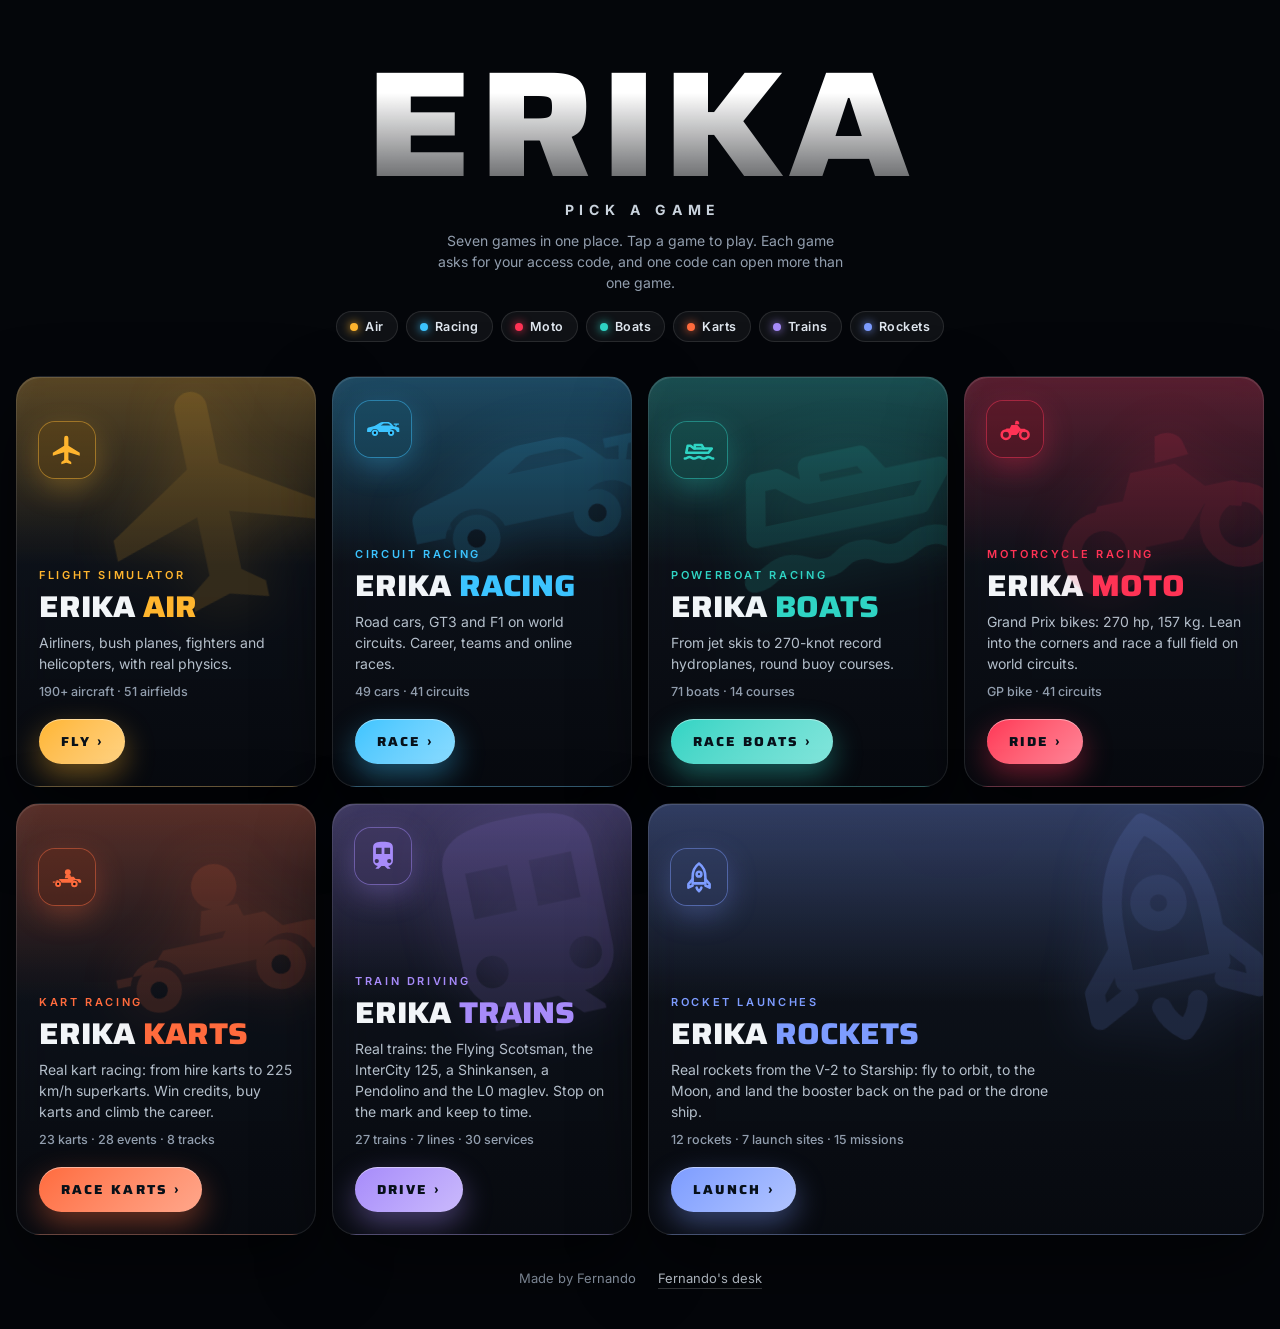
<file: index.html>
<!doctype html>
<html lang="en">
<head>
<meta charset="utf-8">
<meta name="viewport" content="width=device-width,initial-scale=1,viewport-fit=cover">
<title>Erika Games</title>
<meta name="description" content="Erika: flying, racing, boats, bikes, karts, trains and rockets. Pick a game.">
<script>
  // old links like index.html?fly went straight to the flight game: send them to air.html
  if (/[?&]fly\b/.test(location.search)) location.replace('air.html' + location.search + location.hash);
</script>
<link rel="preconnect" href="https://fonts.googleapis.com">
<link rel="stylesheet" href="https://fonts.googleapis.com/css2?family=Saira+Condensed:wght@600;700;800&family=Saira:wdth,wght@100..125,600..800&family=Inter:wght@400;500;600;700&display=swap">
<style>
/* Erika home page: the front door to every game. Loads on its own (no 3D, no access code); each game asks for its code. */
:root {
  color-scheme: dark;
  --bg: #04060a;
  --text: #f2f5f8;
  --dim: #929eae;
  --line: rgba(255, 255, 255, .1);
  --disp: "Saira Condensed", "Arial Narrow", sans-serif;
  --wide: "Saira", "Saira Condensed", sans-serif;
  --body: "Inter", system-ui, -apple-system, "Segoe UI", sans-serif;
}
* { box-sizing: border-box; }
html, body { margin: 0; min-height: 100%; background: var(--bg); color: var(--text); }
body { font: 15px/1.5 var(--body); -webkit-font-smoothing: antialiased; overflow-x: hidden;
  padding: max(16px, env(safe-area-inset-top)) max(16px, env(safe-area-inset-right)) max(16px, env(safe-area-inset-bottom)) max(16px, env(safe-area-inset-left)); }
a { color: inherit; }

/* moving colour glow behind everything, one blob per game colour, plus a faint grid */
body::before { content: ""; position: fixed; inset: -20%; z-index: -2; pointer-events: none; filter: blur(80px); opacity: .5;
  background:
    radial-gradient(26% 30% at 10% 72%, rgba(255, 181, 46, .55), transparent 70%),
    radial-gradient(24% 28% at 28% 18%, rgba(60, 196, 255, .5), transparent 70%),
    radial-gradient(24% 28% at 48% 84%, rgba(47, 212, 196, .45), transparent 70%),
    radial-gradient(22% 26% at 66% 20%, rgba(255, 51, 85, .45), transparent 70%),
    radial-gradient(24% 28% at 84% 76%, rgba(255, 107, 61, .5), transparent 70%),
    radial-gradient(22% 26% at 94% 26%, rgba(167, 139, 250, .45), transparent 70%);
  animation: drift 28s ease-in-out infinite alternate; }
body::after { content: ""; position: fixed; inset: 0; z-index: -1; pointer-events: none; opacity: .35;
  background-image: linear-gradient(rgba(255, 255, 255, .035) 1px, transparent 1px), linear-gradient(90deg, rgba(255, 255, 255, .035) 1px, transparent 1px);
  background-size: 64px 64px; -webkit-mask-image: radial-gradient(70% 60% at 50% 35%, #000, transparent); mask-image: radial-gradient(70% 60% at 50% 35%, #000, transparent); }
@keyframes drift { 0% { transform: translate3d(-3%, -2%, 0) rotate(0deg) scale(1); } 100% { transform: translate3d(3%, 2%, 0) rotate(6deg) scale(1.08); } }

.wrap { width: min(1320px, 100%); margin: 0 auto; display: grid; gap: 34px; padding: clamp(18px, 5vh, 56px) 0 24px; }

/* top: the big ERIKA name */
.hero { display: grid; justify-items: center; gap: 12px; text-align: center; }
.hero .mark { font: 800 clamp(64px, 13vw, 150px)/.85 var(--wide); font-stretch: 125%; font-variation-settings: "wdth" 125; letter-spacing: .04em; margin: 0;
  background: linear-gradient(180deg, #ffffff 25%, rgba(255, 255, 255, .35)); -webkit-background-clip: text; background-clip: text; color: transparent; }
.hero h1 { margin: 0; font: 700 14px var(--body); letter-spacing: .42em; padding-left: .42em; text-transform: uppercase; color: #c9d2dc; }
.hero .sub { margin: 0; color: var(--dim); font-size: 14px; max-width: 46ch; }
.chips { display: flex; flex-wrap: wrap; justify-content: center; gap: 8px; margin-top: 6px; }
.chips a { text-decoration: none; font: 600 12.5px var(--body); letter-spacing: .04em; padding: 7px 13px; border-radius: 999px; color: #dfe6ee;
  background: rgba(255, 255, 255, .05); border: 1px solid var(--line); transition: background .2s, border-color .2s; }
.chips a i { font-style: normal; display: inline-block; width: 8px; height: 8px; border-radius: 50%; background: var(--c); margin-right: 7px; box-shadow: 0 0 10px var(--c); }
.chips a:hover, .chips a:focus-visible { background: rgba(255, 255, 255, .1); border-color: var(--c); outline: none; }

/* the game cards */
.cards { display: grid; grid-template-columns: repeat(4, minmax(0, 1fr)); gap: 16px; }
.card { --c: #fff; position: relative; overflow: hidden; display: grid; gap: 10px; align-content: end; justify-items: start; min-height: 400px; padding: 24px 22px 22px;
  text-decoration: none; color: var(--text); border-radius: 24px; border: 1px solid var(--line);
  background: linear-gradient(180deg, color-mix(in srgb, var(--c) 30%, transparent) 0%, transparent 46%), linear-gradient(180deg, rgba(22, 28, 40, .72), rgba(8, 11, 16, .88));
  -webkit-backdrop-filter: blur(22px) saturate(150%); backdrop-filter: blur(22px) saturate(150%);
  box-shadow: 0 30px 70px rgba(0, 0, 0, .5), inset 0 1px 0 rgba(255, 255, 255, .12);
  transition: transform .25s ease, border-color .25s, box-shadow .25s; }
.card::after { content: ""; position: absolute; inset: 0; border-radius: inherit; pointer-events: none;
  background: linear-gradient(115deg, transparent 40%, rgba(255, 255, 255, .08) 50%, transparent 60%); background-size: 250% 100%; background-position: 120% 0; transition: background-position .8s ease; }
a.card:hover, a.card:focus-visible { transform: translateY(-6px); outline: none; border-color: color-mix(in srgb, var(--c) 65%, transparent);
  box-shadow: 0 40px 90px rgba(0, 0, 0, .6), 0 0 0 1px color-mix(in srgb, var(--c) 50%, transparent), 0 0 60px color-mix(in srgb, var(--c) 22%, transparent); }
a.card:hover::after, a.card:focus-visible::after { background-position: -20% 0; }
.card .art { position: absolute; right: -30px; top: -10px; width: 260px; height: 260px; color: var(--c); opacity: .16; transform: rotate(-12deg); pointer-events: none; filter: drop-shadow(0 0 30px var(--c)); }
.card .art svg { width: 100%; height: 100%; }
.card .ico { width: 56px; height: 56px; display: grid; place-items: center; border-radius: 16px; margin-bottom: auto; color: var(--c);
  background: color-mix(in srgb, var(--c) 18%, rgba(0, 0, 0, .3)); box-shadow: 0 0 0 1px color-mix(in srgb, var(--c) 45%, transparent), 0 10px 30px color-mix(in srgb, var(--c) 30%, transparent); }
.card .ico svg { width: 34px; height: 34px; }
.card .kick { font: 600 11px var(--body); letter-spacing: .24em; text-transform: uppercase; color: var(--c); margin-top: 80px; }
.card b { font: 800 30px/1 var(--wide); font-stretch: 112%; font-variation-settings: "wdth" 112; text-transform: uppercase; }
.card b i { font-style: normal; color: var(--c); }
.card .desc { color: #b4bfcb; font-size: 14px; line-height: 1.5; max-width: 34ch; }
.card .meta { color: var(--dim); font: 500 12.5px var(--body); }
.card em { margin-top: 10px; padding: 12px 22px; border-radius: 999px; font: 800 13px var(--wide); font-stretch: 112%; font-variation-settings: "wdth" 112; font-style: normal;
  letter-spacing: .16em; text-transform: uppercase; color: #071019;
  background: linear-gradient(135deg, var(--c), color-mix(in srgb, var(--c) 60%, #fff)); box-shadow: 0 12px 30px color-mix(in srgb, var(--c) 40%, transparent), inset 0 1px 0 rgba(255, 255, 255, .45); }
.card.soon { border-style: dashed; border-color: color-mix(in srgb, var(--c) 40%, transparent); }
.card.soon em { background: transparent; color: var(--c); box-shadow: inset 0 0 0 1px color-mix(in srgb, var(--c) 55%, transparent); }
.fly { --c: #ffb52e; } .race { --c: #3cc4ff; } .boat { --c: #2fd4c4; } .moto { --c: #ff3355; } .kart { --c: #ff6b3d; } .train { --c: #a78bfa; } .rocket { --c: #7d9cff; }

/* bottom */
footer { display: flex; flex-wrap: wrap; justify-content: center; gap: 10px 22px; color: var(--dim); font-size: 13px; text-align: center; }
footer a { color: #c9d2dc; text-decoration: none; border-bottom: 1px solid rgba(255, 255, 255, .2); }
footer a:hover { color: #fff; border-color: #fff; }

/* 7 games on 4 columns: Rockets takes the last two spots so the grid has no hole */
@media (min-width: 1101px) { .cards > .rocket { grid-column: span 2; } .cards > .rocket .desc { max-width: 44ch; } }
@media (max-width: 1100px) { .cards { grid-template-columns: repeat(3, minmax(0, 1fr)); } .cards > .rocket { grid-column: span 3; } }
@media (max-width: 820px) { .cards > .rocket { grid-column: span 2; } }
@media (max-width: 820px) { .cards { grid-template-columns: repeat(2, minmax(0, 1fr)); } }
@media (max-width: 560px) {
  .cards { grid-template-columns: 1fr; gap: 12px; }
  .cards > .rocket { grid-column: auto; }
  .card { min-height: 0; padding: 20px 18px 18px; }
  .card .kick { margin-top: 26px; }
  .card .art { width: 170px; height: 170px; }
  .card b { font-size: 28px; }
  .chips { display: none; }
}
@media (prefers-reduced-motion: reduce) { body::before { animation: none; } .card, .card::after { transition: none; } a.card:hover { transform: none; } }
</style>
</head>
<body>
<div class="wrap">
  <header class="hero">
    <p class="mark" aria-hidden="true">ERIKA</p>
    <h1>Pick a game</h1>
    <p class="sub">Seven games in one place. Tap a game to play. Each game asks for your access code, and one code can open more than one game.</p>
    <nav class="chips" aria-label="Jump to a game">
      <a class="fly" href="air.html"><i></i>Air</a><a class="race" href="gp.html"><i></i>Racing</a><a class="moto" href="moto.html"><i></i>Moto</a><a class="boat" href="boat.html"><i></i>Boats</a><a class="kart" href="kart.html"><i></i>Karts</a><a class="train" href="train.html"><i></i>Trains</a><a class="rocket" href="rocket.html"><i></i>Rockets</a>
    </nav>
  </header>

  <main class="cards">
    <a class="card fly" href="air.html"><span class="art" aria-hidden="true"><svg viewBox="0 0 24 24" fill="currentColor" aria-hidden="true"><path d="M21 16v-2l-8-5V3.5a1.5 1.5 0 0 0-3 0V9l-8 5v2l8-2.5V19l-2 1.5V22l3.5-1 3.5 1v-1.5L13 19v-5.5z"/></svg></span><span class="ico"><svg viewBox="0 0 24 24" fill="currentColor" aria-hidden="true"><path d="M21 16v-2l-8-5V3.5a1.5 1.5 0 0 0-3 0V9l-8 5v2l8-2.5V19l-2 1.5V22l3.5-1 3.5 1v-1.5L13 19v-5.5z"/></svg></span><span class="kick">Flight simulator</span><b>Erika <i>Air</i></b><span class="desc">Airliners, bush planes, fighters and helicopters, with real physics.</span><span class="meta">190+ aircraft &middot; 51 airfields</span><em>Fly &rsaquo;</em></a>
    <a class="card race" href="gp.html"><span class="art" aria-hidden="true"><svg viewBox="0 2.5 24 24" aria-hidden="true"><path fill="currentColor" fill-rule="evenodd" d="M.8 16.6v-1.9c0-.6.4-1.1 1-1.3L6 12.3l3.6-2.1c.7-.4 1.5-.6 2.3-.6h3.3c1 0 1.9.4 2.6 1.1l1.7 1.8 3 .7c.6.1 1 .6 1 1.2v2.2h-1.7a2.9 2.9 0 0 0-5.6 0H9.1a2.9 2.9 0 0 0-5.6 0zM10.3 12l1.7-1c.3-.2.7-.3 1.1-.3h2.1c.6 0 1.1.2 1.5.6l.8.7z"/><path fill="currentColor" d="M19.6 10.6h3.6v.9h-1.4l-.5 1.4h-.7l.3-1.4h-1.3z"/><path fill="currentColor" d="M.8 15.2h3.4v.7H.8z" opacity=".55"/><circle cx="6.3" cy="17.2" r="2.2" fill="currentColor"/><circle cx="17.7" cy="17.2" r="2.2" fill="currentColor"/><circle cx="6.3" cy="17.2" r=".85" fill="#0b0e13"/><circle cx="17.7" cy="17.2" r=".85" fill="#0b0e13"/></svg></span><span class="ico"><svg viewBox="0 2.5 24 24" aria-hidden="true"><path fill="currentColor" fill-rule="evenodd" d="M.8 16.6v-1.9c0-.6.4-1.1 1-1.3L6 12.3l3.6-2.1c.7-.4 1.5-.6 2.3-.6h3.3c1 0 1.9.4 2.6 1.1l1.7 1.8 3 .7c.6.1 1 .6 1 1.2v2.2h-1.7a2.9 2.9 0 0 0-5.6 0H9.1a2.9 2.9 0 0 0-5.6 0zM10.3 12l1.7-1c.3-.2.7-.3 1.1-.3h2.1c.6 0 1.1.2 1.5.6l.8.7z"/><path fill="currentColor" d="M19.6 10.6h3.6v.9h-1.4l-.5 1.4h-.7l.3-1.4h-1.3z"/><path fill="currentColor" d="M.8 15.2h3.4v.7H.8z" opacity=".55"/><circle cx="6.3" cy="17.2" r="2.2" fill="currentColor"/><circle cx="17.7" cy="17.2" r="2.2" fill="currentColor"/><circle cx="6.3" cy="17.2" r=".85" fill="#0b0e13"/><circle cx="17.7" cy="17.2" r=".85" fill="#0b0e13"/></svg></span><span class="kick">Circuit racing</span><b>Erika <i>Racing</i></b><span class="desc">Road cars, GT3 and F1 on world circuits. Career, teams and online races.</span><span class="meta">49 cars &middot; 41 circuits</span><em>Race &rsaquo;</em></a>
    <a class="card boat" href="boat.html"><span class="art" aria-hidden="true"><svg viewBox="0 0 24 24" fill="none" stroke="currentColor" stroke-width="1.8" stroke-linecap="round" stroke-linejoin="round" aria-hidden="true"><path d="M3 14h15.5l2.5-3H8.5L6 9H4z"/><path d="M9 11V8.5h5L15.5 11"/><path d="M2 18c1.7 0 1.7-1 3.3-1s1.7 1 3.4 1 1.6-1 3.3-1 1.7 1 3.3 1 1.7-1 3.4-1 1.6 1 3.3 1"/></svg></span><span class="ico"><svg viewBox="0 0 24 24" fill="none" stroke="currentColor" stroke-width="1.8" stroke-linecap="round" stroke-linejoin="round" aria-hidden="true"><path d="M3 14h15.5l2.5-3H8.5L6 9H4z"/><path d="M9 11V8.5h5L15.5 11"/><path d="M2 18c1.7 0 1.7-1 3.3-1s1.7 1 3.4 1 1.6-1 3.3-1 1.7 1 3.3 1 1.7-1 3.4-1 1.6 1 3.3 1"/></svg></span><span class="kick">Powerboat racing</span><b>Erika <i>Boats</i></b><span class="desc">From jet skis to 270-knot record hydroplanes, round buoy courses.</span><span class="meta">71 boats &middot; 14 courses</span><em>Race boats &rsaquo;</em></a>
    <a class="card moto" href="moto.html"><span class="art" aria-hidden="true"><svg viewBox="0 0 24 24" aria-hidden="true"><path fill="currentColor" d="M9.5 9.2h4.2l2.3 2.6h2.3c.7 0 1.2.5 1.2 1.1l-.6 1.4-3.3-.9-2.6 2.8H9l-1.6-2.4H4.6l1.3-2.2h2.4z"/><path fill="currentColor" d="M12.4 6.4c1-.4 2.1 0 2.4.9l.3 1.3-3.2.2z"/><circle cx="5.6" cy="16" r="3" fill="none" stroke="currentColor" stroke-width="1.8"/><circle cx="18.6" cy="16" r="3" fill="none" stroke="currentColor" stroke-width="1.8"/></svg></span><span class="ico"><svg viewBox="0 0 24 24" aria-hidden="true"><path fill="currentColor" d="M9.5 9.2h4.2l2.3 2.6h2.3c.7 0 1.2.5 1.2 1.1l-.6 1.4-3.3-.9-2.6 2.8H9l-1.6-2.4H4.6l1.3-2.2h2.4z"/><path fill="currentColor" d="M12.4 6.4c1-.4 2.1 0 2.4.9l.3 1.3-3.2.2z"/><circle cx="5.6" cy="16" r="3" fill="none" stroke="currentColor" stroke-width="1.8"/><circle cx="18.6" cy="16" r="3" fill="none" stroke="currentColor" stroke-width="1.8"/></svg></span><span class="kick">Motorcycle racing</span><b>Erika <i>Moto</i></b><span class="desc">Grand Prix bikes: 270 hp, 157 kg. Lean into the corners and race a full field on world circuits.</span><span class="meta">GP bike &middot; 41 circuits</span><em>Ride &rsaquo;</em></a>
    <a class="card kart" href="kart.html"><span class="art" aria-hidden="true"><svg viewBox="0 0 24 24" aria-hidden="true"><path fill="currentColor" d="M2 15.2h3.2l1.6-1.8h5.6l1.2-1.6h3.1l1.4 1.6h2.4c.9 0 1.5.7 1.5 1.5v1.1h-1.6a2.6 2.6 0 0 0-5 0H8.2a2.6 2.6 0 0 0-5 0H2z"/><circle cx="12.6" cy="8.6" r="2.1" fill="currentColor"/><path fill="currentColor" d="M11 10.6h3.4l.6 2.2h-4.6z"/><circle cx="5.7" cy="16.9" r="2.1" fill="currentColor"/><circle cx="17.2" cy="16.9" r="2.3" fill="currentColor"/><circle cx="5.7" cy="16.9" r=".8" fill="#0b0e13"/><circle cx="17.2" cy="16.9" r=".9" fill="#0b0e13"/></svg></span><span class="ico"><svg viewBox="0 0 24 24" aria-hidden="true"><path fill="currentColor" d="M2 15.2h3.2l1.6-1.8h5.6l1.2-1.6h3.1l1.4 1.6h2.4c.9 0 1.5.7 1.5 1.5v1.1h-1.6a2.6 2.6 0 0 0-5 0H8.2a2.6 2.6 0 0 0-5 0H2z"/><circle cx="12.6" cy="8.6" r="2.1" fill="currentColor"/><path fill="currentColor" d="M11 10.6h3.4l.6 2.2h-4.6z"/><circle cx="5.7" cy="16.9" r="2.1" fill="currentColor"/><circle cx="17.2" cy="16.9" r="2.3" fill="currentColor"/><circle cx="5.7" cy="16.9" r=".8" fill="#0b0e13"/><circle cx="17.2" cy="16.9" r=".9" fill="#0b0e13"/></svg></span><span class="kick">Kart racing</span><b>Erika <i>Karts</i></b><span class="desc">Real kart racing: from hire karts to 225 km/h superkarts. Win credits, buy karts and climb the career.</span><span class="meta">23 karts &middot; 28 events &middot; 8 tracks</span><em>Race karts &rsaquo;</em></a>
    <a class="card train" href="train.html"><span class="art" aria-hidden="true"><svg viewBox="0 0 24 24" aria-hidden="true"><path fill="currentColor" d="M12 2C8 2 5 2.6 5 6v9.4A3.6 3.6 0 0 0 8.4 19l-1.6 1.6V21h2.1l2-2h2.2l2 2h2.1v-.4L15.6 19A3.6 3.6 0 0 0 19 15.4V6c0-3.4-3-4-7-4zM7.6 17.1a1.5 1.5 0 1 1 0-3 1.5 1.5 0 0 1 0 3zM11 10.5H7V6.2h4zm2 0V6.2h4v4.3zm3.4 6.6a1.5 1.5 0 1 1 0-3 1.5 1.5 0 0 1 0 3z"/></svg></span><span class="ico"><svg viewBox="0 0 24 24" aria-hidden="true"><path fill="currentColor" d="M12 2C8 2 5 2.6 5 6v9.4A3.6 3.6 0 0 0 8.4 19l-1.6 1.6V21h2.1l2-2h2.2l2 2h2.1v-.4L15.6 19A3.6 3.6 0 0 0 19 15.4V6c0-3.4-3-4-7-4zM7.6 17.1a1.5 1.5 0 1 1 0-3 1.5 1.5 0 0 1 0 3zM11 10.5H7V6.2h4zm2 0V6.2h4v4.3zm3.4 6.6a1.5 1.5 0 1 1 0-3 1.5 1.5 0 0 1 0 3z"/></svg></span><span class="kick">Train driving</span><b>Erika <i>Trains</i></b><span class="desc">Real trains: the Flying Scotsman, the InterCity 125, a Shinkansen, a Pendolino and the L0 maglev. Stop on the mark and keep to time.</span><span class="meta">27 trains &middot; 7 lines &middot; 30 services</span><em>Drive &rsaquo;</em></a>
    <a class="card rocket" href="rocket.html"><span class="art" aria-hidden="true"><svg viewBox="0 0 24 24" fill="none" stroke="currentColor" stroke-width="1.8" stroke-linecap="round" stroke-linejoin="round" aria-hidden="true"><path d="M12 2.5c3 2.2 4.5 5.6 4.5 9.5v4.5h-9V12c0-3.9 1.5-7.3 4.5-9.5z"/><circle cx="12" cy="10" r="1.7"/><path d="M7.5 13.5 4.5 17v2.5l3-1.5M16.5 13.5l3 3.5v2.5l-3-1.5"/><path d="M10.3 19.5c.3 1.2.9 1.9 1.7 2.5.8-.6 1.4-1.3 1.7-2.5"/></svg></span><span class="ico"><svg viewBox="0 0 24 24" fill="none" stroke="currentColor" stroke-width="1.8" stroke-linecap="round" stroke-linejoin="round" aria-hidden="true"><path d="M12 2.5c3 2.2 4.5 5.6 4.5 9.5v4.5h-9V12c0-3.9 1.5-7.3 4.5-9.5z"/><circle cx="12" cy="10" r="1.7"/><path d="M7.5 13.5 4.5 17v2.5l3-1.5M16.5 13.5l3 3.5v2.5l-3-1.5"/><path d="M10.3 19.5c.3 1.2.9 1.9 1.7 2.5.8-.6 1.4-1.3 1.7-2.5"/></svg></span>
      <span class="kick">Rocket launches</span><b>Erika <i>Rockets</i></b><span class="desc">Real rockets from the V-2 to Starship: fly to orbit, to the Moon, and land the booster back on the pad or the drone ship.</span><span class="meta">12 rockets &middot; 7 launch sites &middot; 15 missions</span><em>Launch &rsaquo;</em></a>
  </main>

  <footer>
    <span>Made by Fernando</span>
    <a href="admin.html">Fernando's desk</a>
  </footer>
</div>
</body>
</html>
</file>
